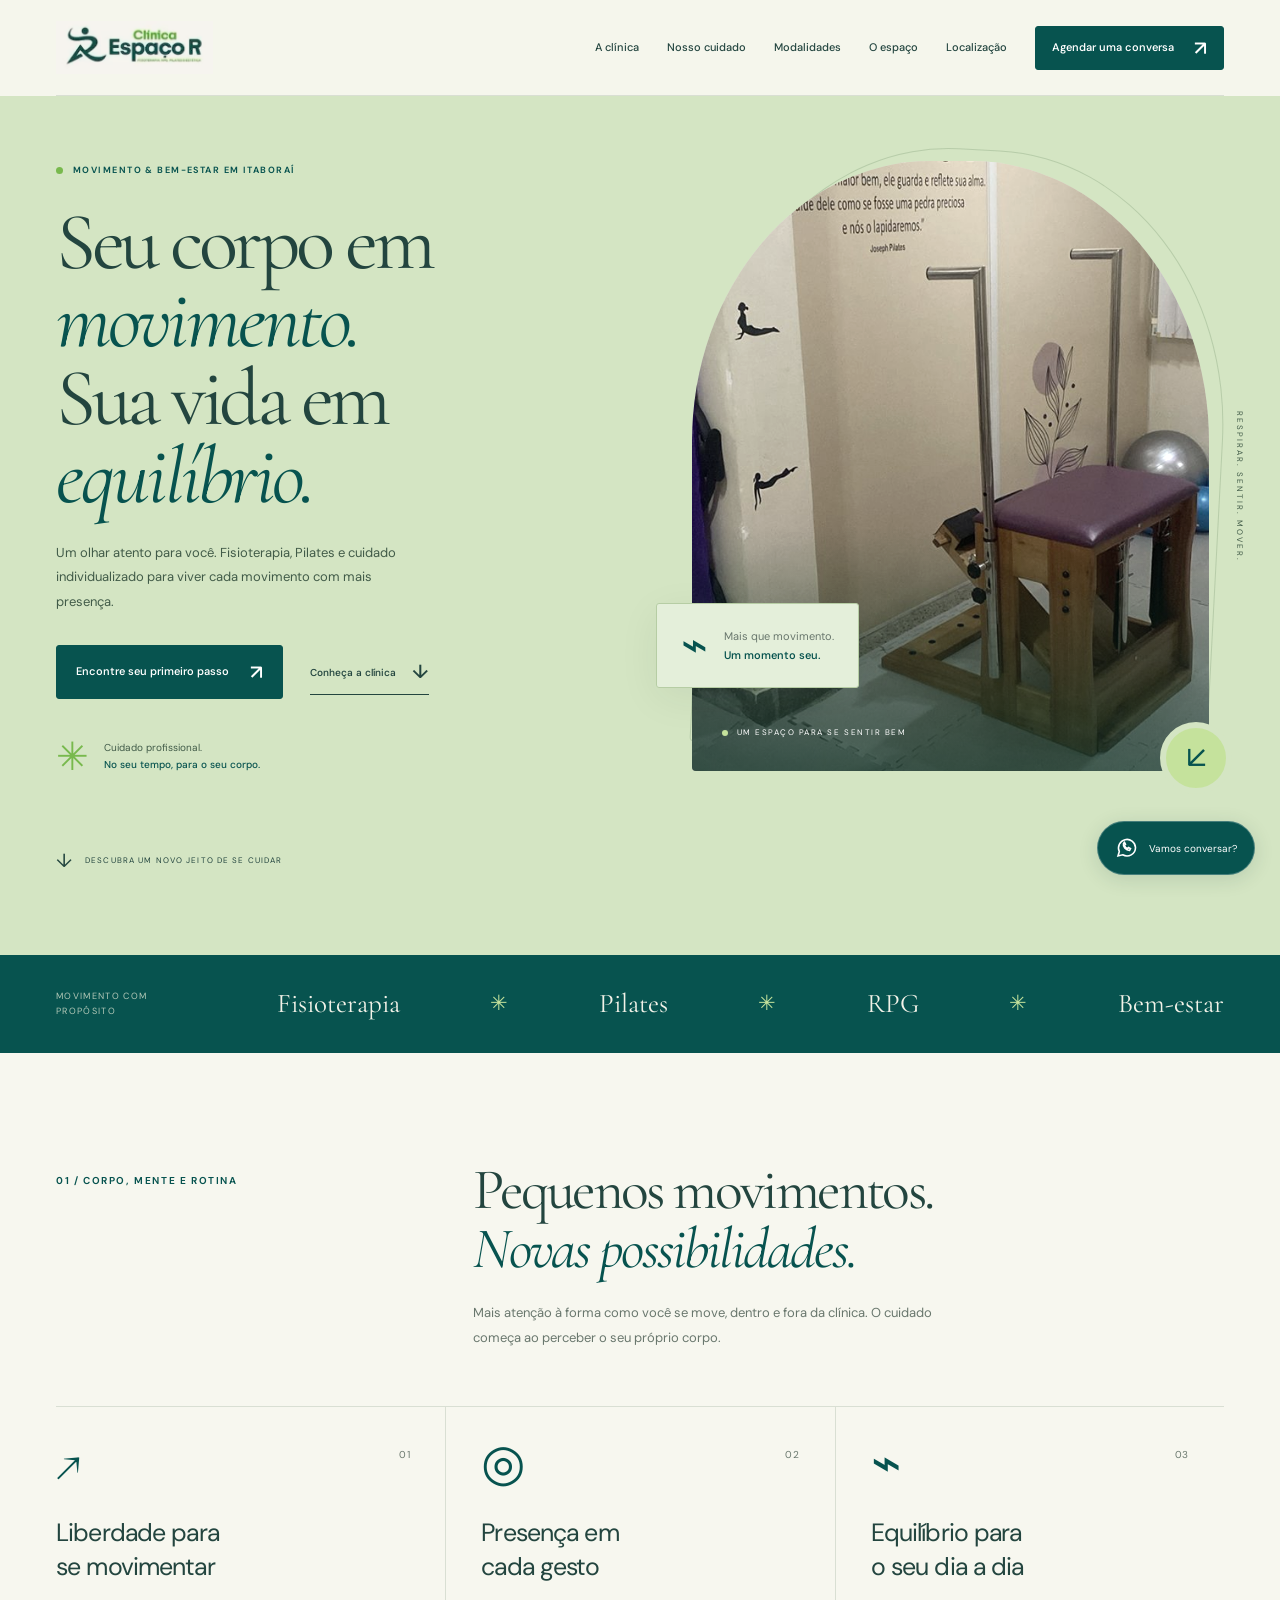
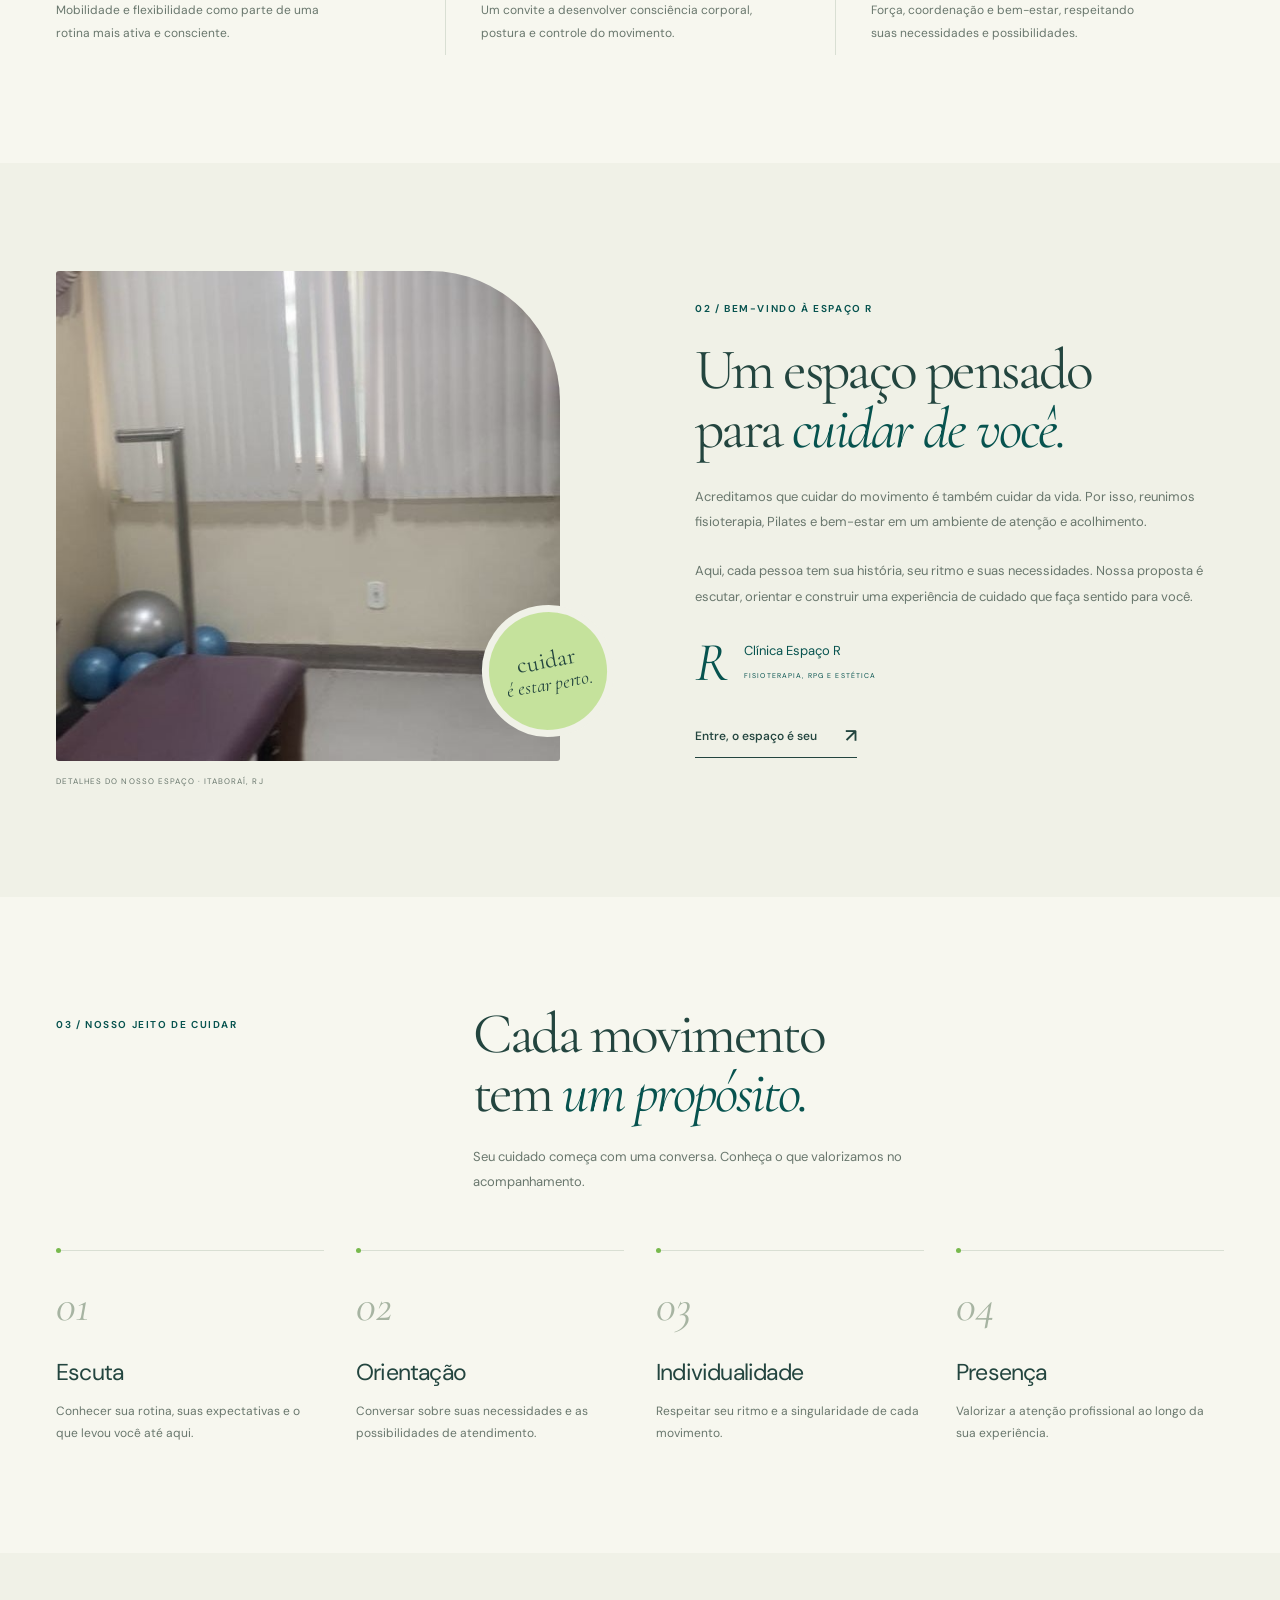
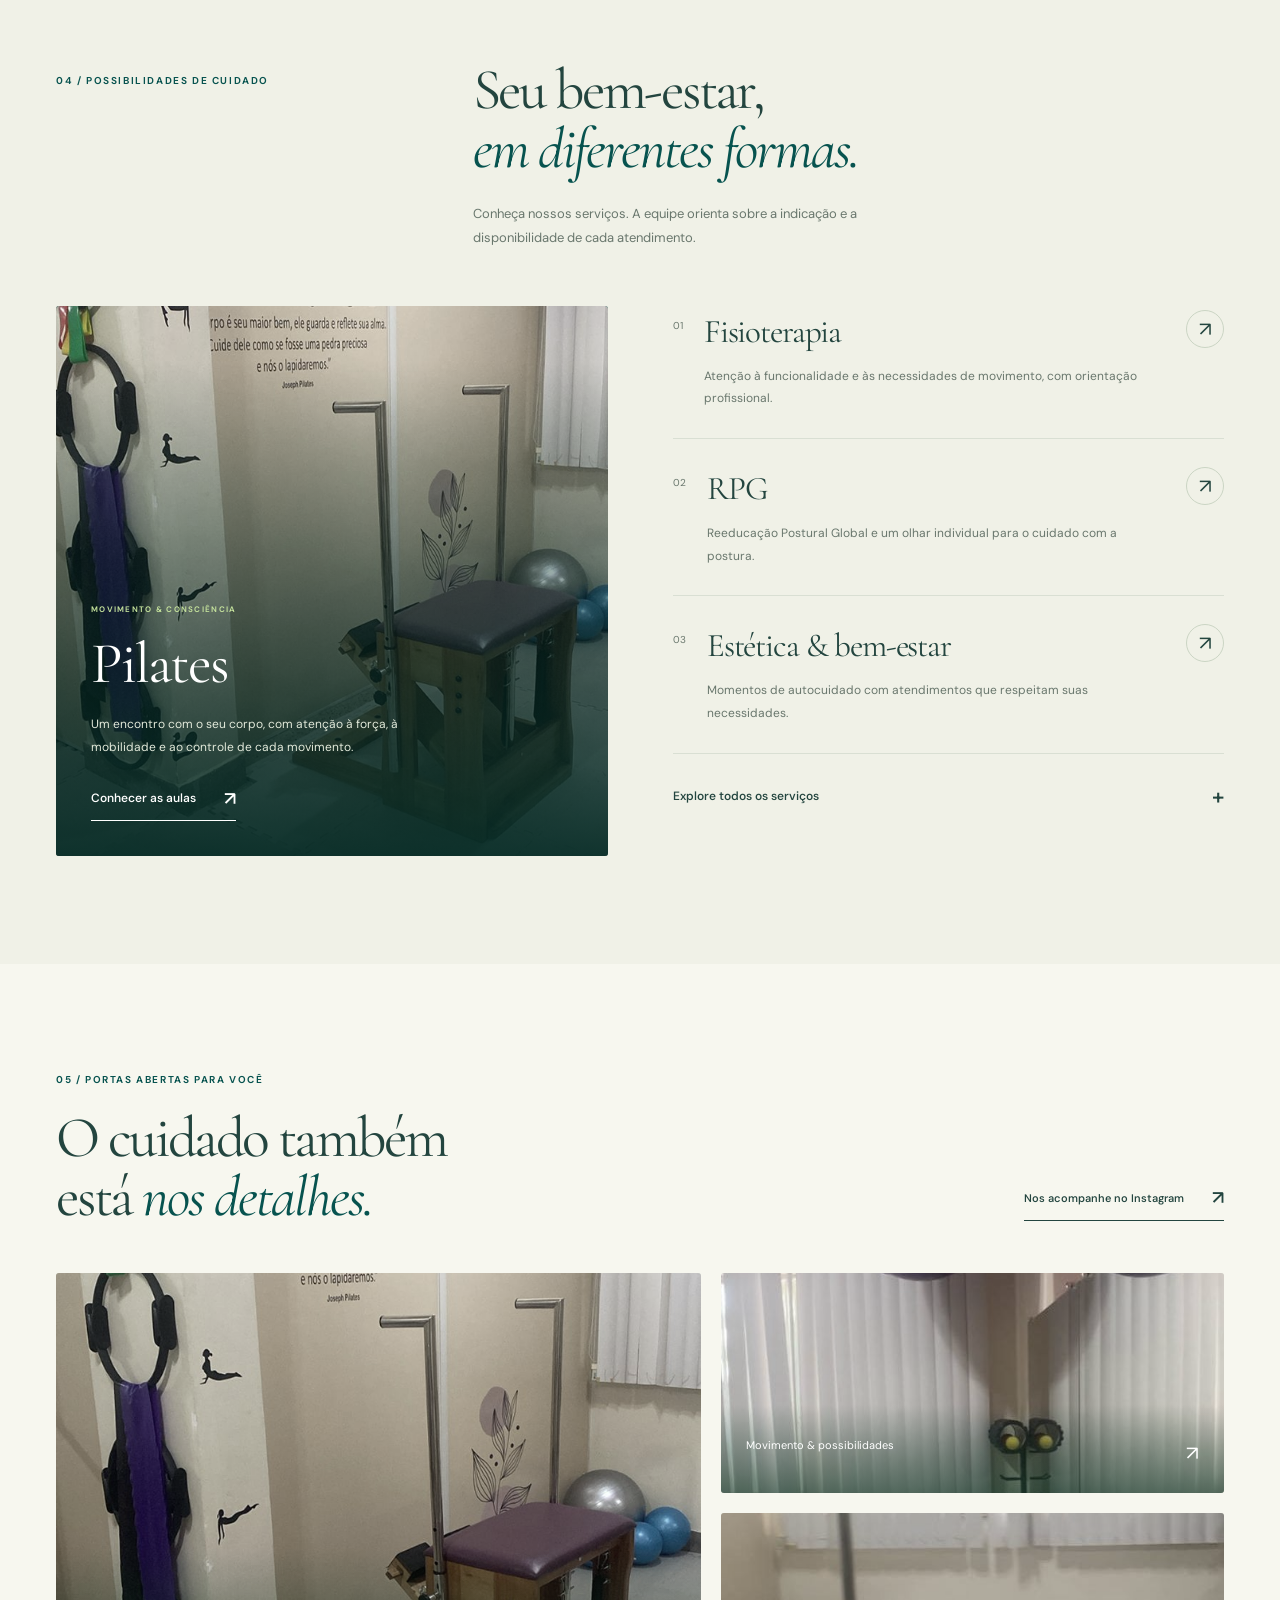
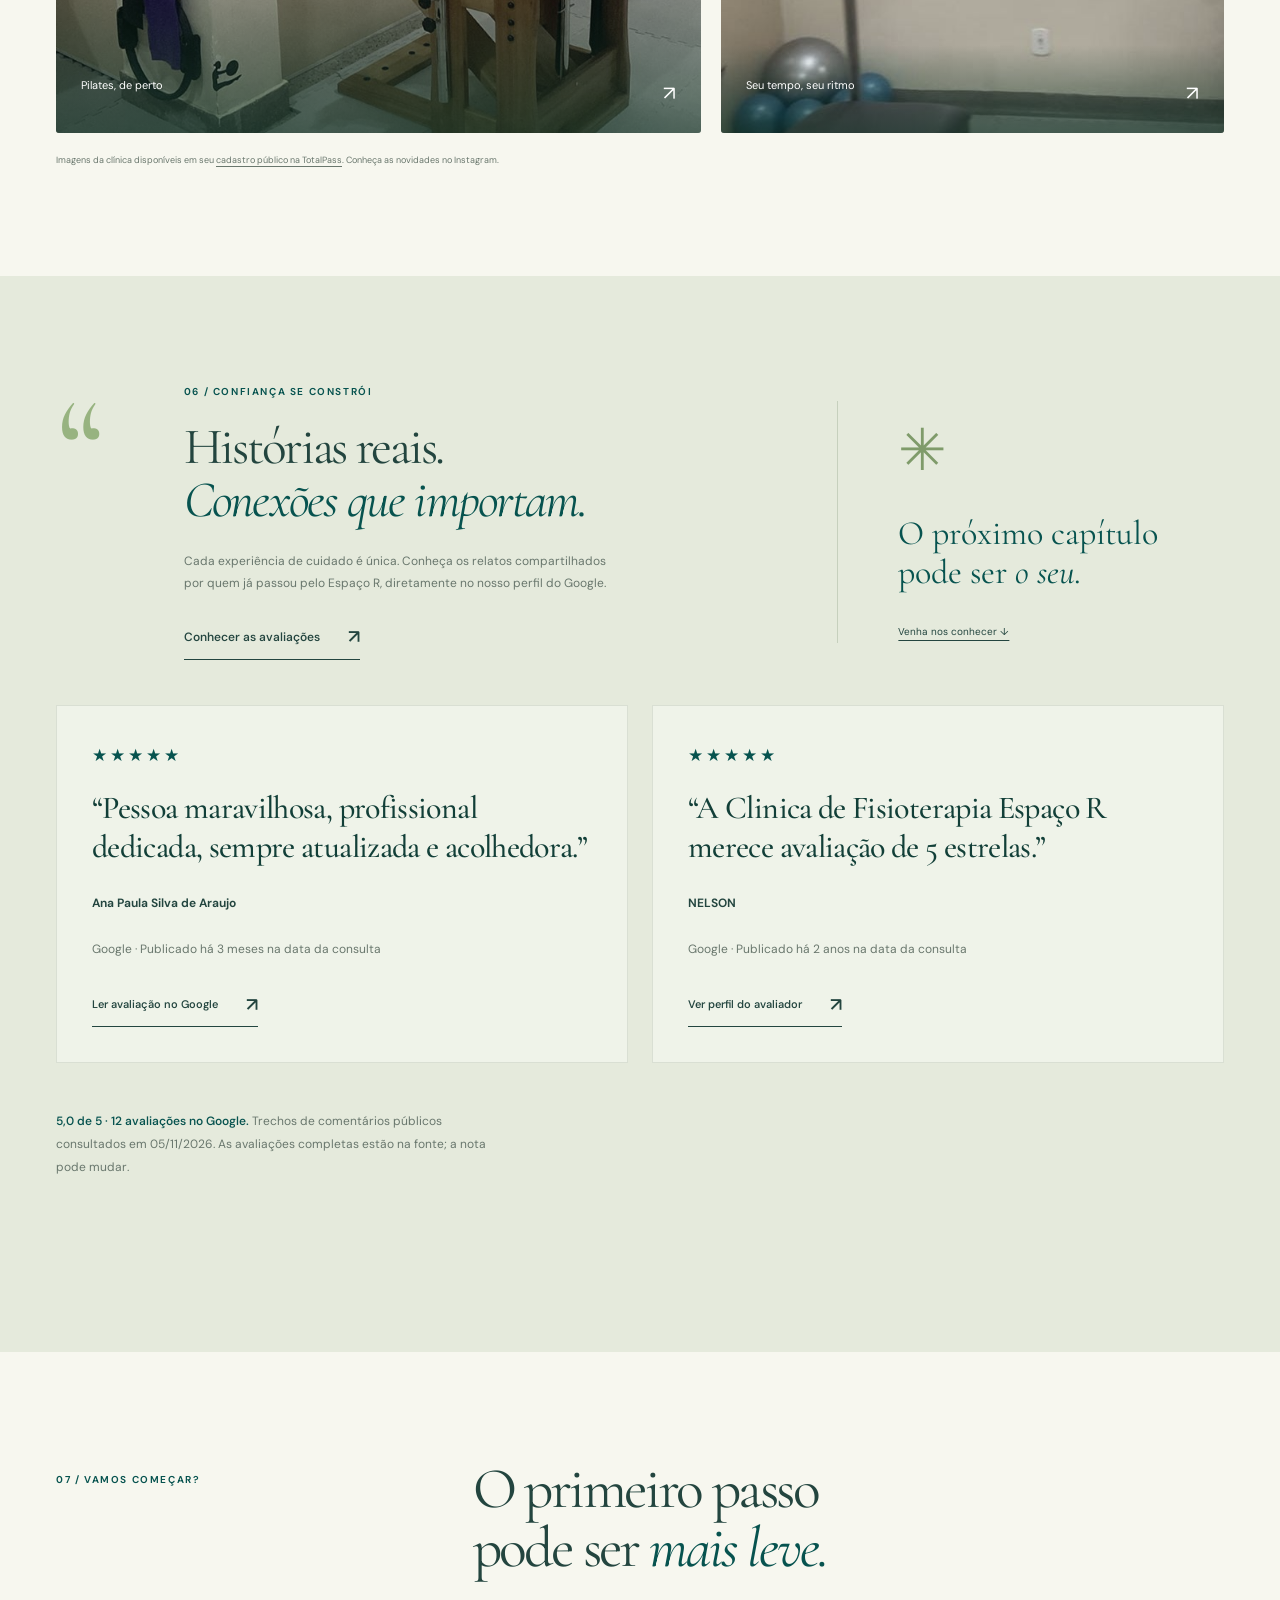
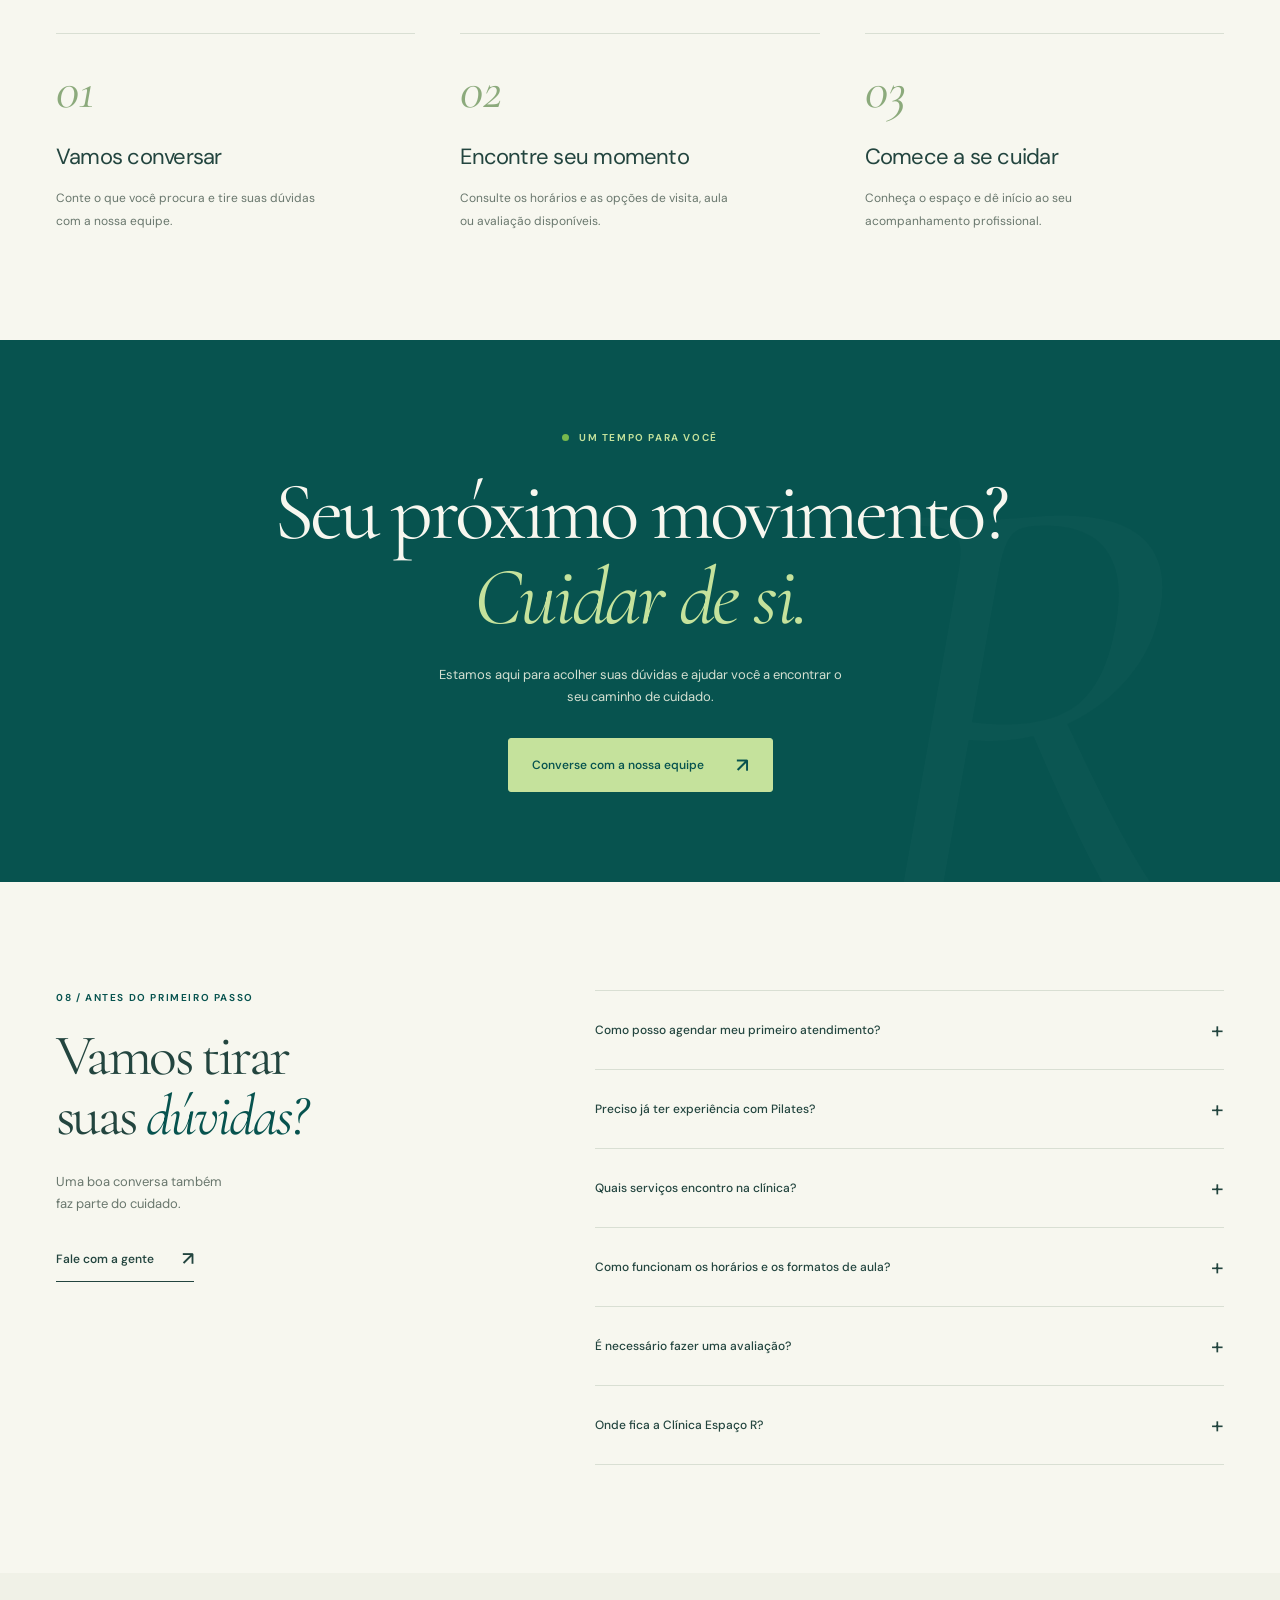
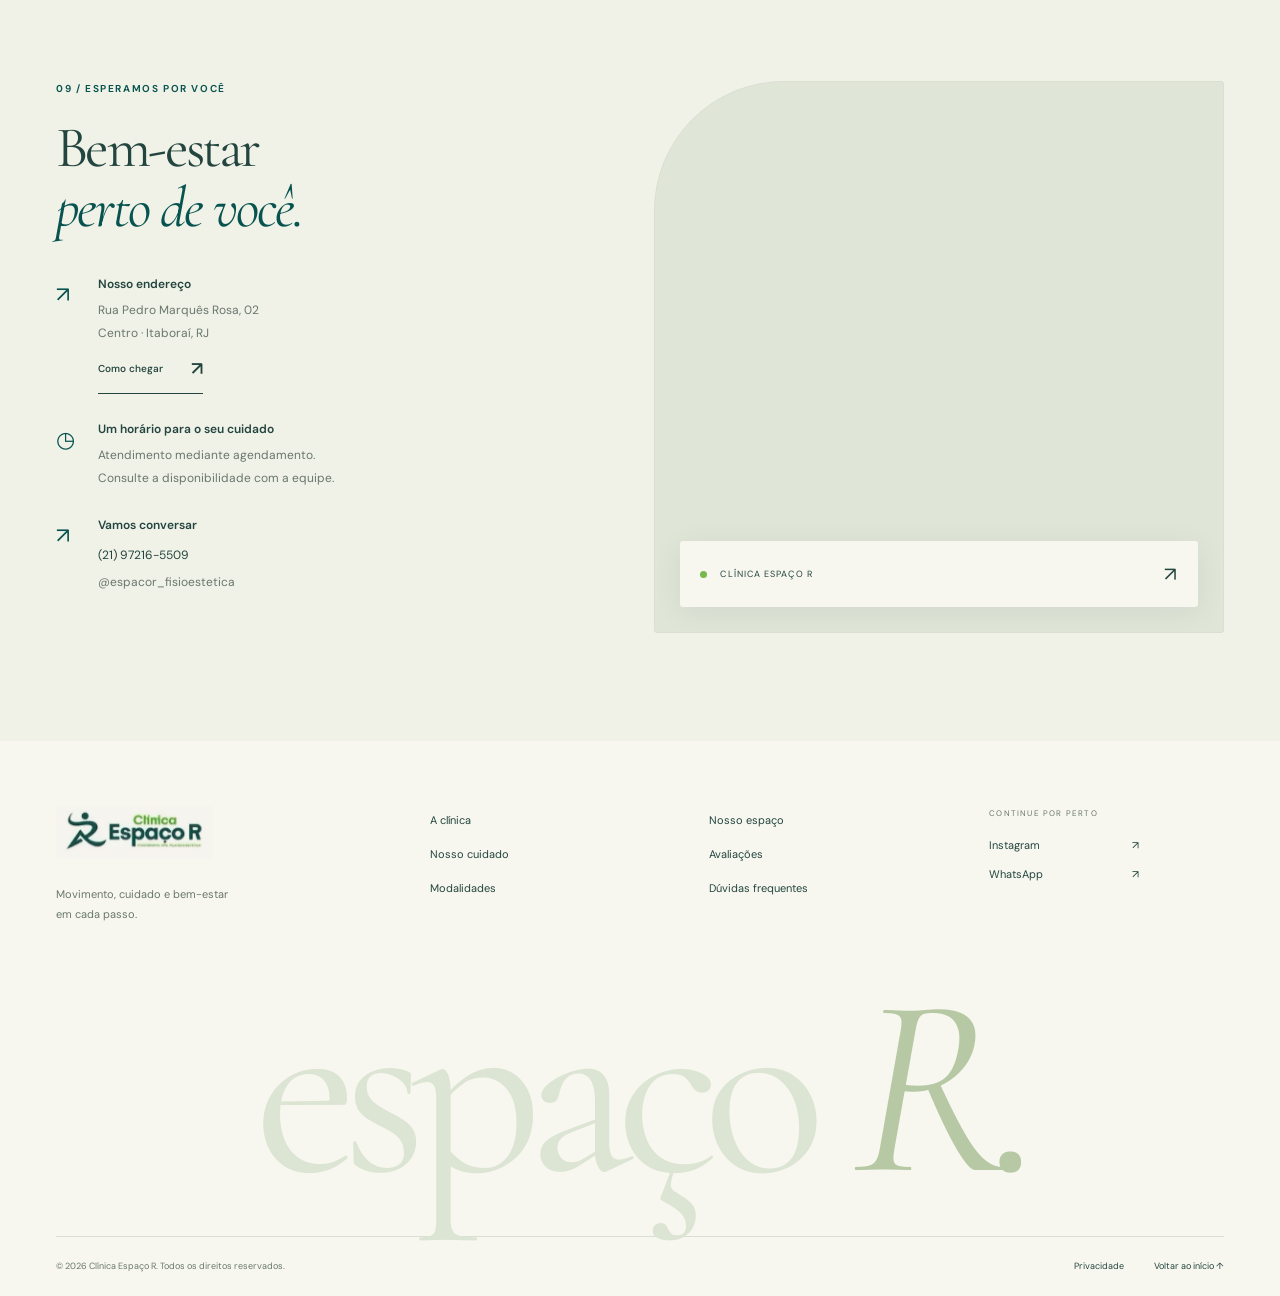
<file: index.html>
<!doctype html>
<html lang="pt-BR">
<head>
  <meta charset="utf-8">
  <meta name="viewport" content="width=device-width, initial-scale=1">
  <meta name="theme-color" content="#07534f">
  <title>Clínica Espaço R | Fisioterapia, Pilates e bem-estar em Itaboraí</title>
  <meta name="description" content="Um espaço para cuidar do seu movimento. Conheça a Clínica Espaço R, em Itaboraí: fisioterapia, Pilates, RPG, estética e cuidado individualizado.">
  <meta property="og:title" content="Clínica Espaço R — movimento, cuidado e bem-estar">
  <meta property="og:description" content="Seu corpo em movimento. Sua vida em equilíbrio. Conheça nosso espaço em Itaboraí e converse com a equipe.">
  <meta property="og:type" content="website">
  <meta property="og:locale" content="pt_BR">
  <link rel="icon" type="image/svg+xml" href="assets/icons/favicon.svg">
  <link rel="preconnect" href="https://fonts.googleapis.com">
  <link rel="preconnect" href="https://fonts.gstatic.com" crossorigin>
  <link href="https://fonts.googleapis.com/css2?family=Cormorant+Garamond:ital,wght@0,400;0,500;0,600;1,400;1,500&family=DM+Sans:wght@400;450;500;550;600;650;700&display=swap" rel="stylesheet">
  <link rel="preload" as="image" href="assets/images/clinica-4.jpg">
  <link rel="stylesheet" href="css/style.css">
  <link rel="stylesheet" href="css/animations.css">
  <link rel="stylesheet" href="css/responsive.css">
  <link rel="stylesheet" href="css/refinements.css">
  <script src="js/config.js" defer></script>
  <script src="js/main.js" defer></script>
  <script src="js/animations.js" defer></script>
  <script src="js/gallery.js" defer></script>
  <script src="js/webgl.js" defer></script>
  <noscript><style>.menu-toggle{display:none}.header{position:relative}.navigation{display:flex;position:static;flex-wrap:wrap;padding:0;border:0;box-shadow:none;max-height:none}.header-inner{height:auto;min-height:96px;flex-wrap:wrap;padding-block:14px}.hero{padding-top:45px}@media(max-width:767px){.navigation{flex-direction:row;gap:10px 18px}.navigation>a:not(.button){font-size:11px;padding:4px 0}.navigation .nav-cta{display:none}.header-inner{gap:10px}.hero{padding-top:30px}}</style></noscript>
  <script type="application/ld+json">{"@context":"https://schema.org","@type":"MedicalClinic","name":"Clínica Espaço R","telephone":"+55-21-97216-5509","sameAs":["https://www.instagram.com/espacor_fisioestetica/"],"address":{"@type":"PostalAddress","streetAddress":"Rua Pedro Marquês Rosa, 02","addressLocality":"Itaboraí","addressRegion":"RJ","postalCode":"24800-177","addressCountry":"BR"}}</script>
</head>
<body>
  <a class="skip-link" href="#conteudo">Pular para o conteúdo</a>
  <!-- 01 · Abertura progressiva, sem bloquear o conteúdo -->
  <div class="welcome" aria-hidden="true"><span>espaço <i>R</i></span><span class="welcome-line"></span></div>
  <!-- 02 · Navegação -->
  <header class="header" id="header">
    <div class="header-inner wrap">
      <a class="brand" href="#inicio" aria-label="Clínica Espaço R — início"><img src="assets/logo/logo-original.png" width="164" height="55" alt="Clínica Espaço R — Fisioterapia, RPG e Estética"></a>
      <button class="menu-toggle" aria-expanded="false" aria-controls="navigation" aria-label="Abrir menu"><span></span><span></span></button>
      <nav class="navigation" id="navigation" aria-label="Navegação principal">
        <a href="#sobre">A clínica</a><a href="#abordagem">Nosso cuidado</a><a href="#modalidades">Modalidades</a><a href="#espaco">O espaço</a><a href="#contato">Localização</a>
        <a class="button button-small nav-cta" href="https://wa.me/5521972165509" data-contact>Agendar uma conversa <span aria-hidden="true">↗</span></a>
      </nav>
    </div>
    <div class="scroll-progress" aria-hidden="true"></div>
  </header>
  <main id="conteudo">
    <!-- 03 · Hero -->
    <section class="hero wrap" id="inicio" aria-labelledby="hero-title">
      <canvas class="organic-canvas" id="organic-canvas" aria-hidden="true"></canvas>
      <div class="hero-copy">
        <p class="eyebrow"><span class="status-dot"></span> MOVIMENTO & BEM-ESTAR EM ITABORAÍ</p>
        <h1 id="hero-title">Seu corpo em<br><em>movimento.</em><br>Sua vida em<br><em>equilíbrio.</em></h1>
        <p class="hero-description">Um olhar atento para você. Fisioterapia, Pilates e cuidado individualizado para viver cada movimento com mais presença.</p>
        <div class="hero-actions"><a class="button" href="https://wa.me/5521972165509" data-contact>Encontre seu primeiro passo <span aria-hidden="true">↗</span></a><a class="text-link" href="#sobre">Conheça a clínica <span aria-hidden="true">↓</span></a></div>
        <div class="hero-footnote"><span class="line-flower" aria-hidden="true">✳</span><p>Cuidado profissional.<br><strong>No seu tempo, para o seu corpo.</strong></p></div>
      </div>
      <div class="hero-visual">
        <div class="hero-image-frame"><img class="hero-photo" src="assets/images/clinica-4.jpg" width="810" height="720" fetchpriority="high" alt="Aparelho de Pilates de madeira e acessórios na Clínica Espaço R"><div class="photo-shade"></div><span class="photo-label"><span></span> UM ESPAÇO PARA SE SENTIR BEM</span></div>
        <div class="orbit" aria-hidden="true"></div>
        <div class="hero-note"><span class="note-symbol" aria-hidden="true">⌁</span><p>Mais que movimento.<br><strong>Um momento seu.</strong></p></div>
        <span class="vertical-note" aria-hidden="true">RESPIRAR. SENTIR. MOVER.</span>
        <a class="circle-link" href="#modalidades" aria-label="Explorar modalidades"><span aria-hidden="true">↙</span></a>
      </div>
      <a class="scroll-hint" href="#essencia"><span aria-hidden="true">↓</span> DESCUBRA UM NOVO JEITO DE SE CUIDAR</a>
    </section>
    <!-- 04 · Essência -->
    <section class="essence" id="essencia" aria-label="Nossa essência"><div class="wrap essence-inner"><p>MOVIMENTO COM PROPÓSITO</p><span>Fisioterapia</span><i aria-hidden="true">✳</i><span>Pilates</span><i aria-hidden="true">✳</i><span>RPG</span><i aria-hidden="true">✳</i><span>Bem-estar</span></div></section>
    <!-- 05 · Benefícios -->
    <section class="section benefits wrap" id="beneficios">
      <div class="section-top reveal"><p class="eyebrow">01 / CORPO, MENTE E ROTINA</p><div><h2>Pequenos movimentos.<br><em>Novas possibilidades.</em></h2><p>Mais atenção à forma como você se move, dentro e fora da clínica. O cuidado começa ao perceber o seu próprio corpo.</p></div></div>
      <div class="benefit-grid"><article class="benefit reveal"><span class="benefit-icon" aria-hidden="true">↗</span><span class="item-number">01</span><h3>Liberdade para<br>se movimentar</h3><p>Mobilidade e flexibilidade como parte de uma rotina mais ativa e consciente.</p></article><article class="benefit reveal"><span class="benefit-icon" aria-hidden="true">◎</span><span class="item-number">02</span><h3>Presença em<br>cada gesto</h3><p>Um convite a desenvolver consciência corporal, postura e controle do movimento.</p></article><article class="benefit reveal"><span class="benefit-icon" aria-hidden="true">⌁</span><span class="item-number">03</span><h3>Equilíbrio para<br>o seu dia a dia</h3><p>Força, coordenação e bem-estar, respeitando suas necessidades e possibilidades.</p></article></div>
    </section>
    <!-- 06 · Sobre -->
    <section class="about section" id="sobre"><div class="wrap about-grid"><div class="about-visual reveal"><img src="assets/images/clinica-3.jpg" width="591" height="720" loading="lazy" alt="Ambiente da Clínica Espaço R com aparelho de Pilates e bolas de exercício"><span class="image-caption">DETALHES DO NOSSO ESPAÇO · ITABORAÍ, RJ</span><div class="small-seal" aria-hidden="true">cuidar<br><em>é estar perto.</em></div></div><div class="about-copy reveal"><p class="eyebrow">02 / BEM-VINDO À ESPAÇO R</p><h2>Um espaço pensado<br>para <em>cuidar de você.</em></h2><p>Acreditamos que cuidar do movimento é também cuidar da vida. Por isso, reunimos fisioterapia, Pilates e bem-estar em um ambiente de atenção e acolhimento.</p><p>Aqui, cada pessoa tem sua história, seu ritmo e suas necessidades. Nossa proposta é escutar, orientar e construir uma experiência de cuidado que faça sentido para você.</p><div class="about-signature"><span aria-hidden="true">R</span><p>Clínica Espaço R<br><small>FISIOTERAPIA, RPG E ESTÉTICA</small></p></div><a class="text-link" href="#espaco">Entre, o espaço é seu <span aria-hidden="true">↗</span></a></div></div></section>
    <!-- 07 · Abordagem -->
    <section class="section approach wrap" id="abordagem"><div class="section-top reveal"><p class="eyebrow">03 / NOSSO JEITO DE CUIDAR</p><div><h2>Cada movimento<br>tem <em>um propósito.</em></h2><p>Seu cuidado começa com uma conversa. Conheça o que valorizamos no acompanhamento.</p></div></div><div class="approach-grid"><article class="reveal"><span>01</span><h3>Escuta</h3><p>Conhecer sua rotina, suas expectativas e o que levou você até aqui.</p></article><article class="reveal"><span>02</span><h3>Orientação</h3><p>Conversar sobre suas necessidades e as possibilidades de atendimento.</p></article><article class="reveal"><span>03</span><h3>Individualidade</h3><p>Respeitar seu ritmo e a singularidade de cada movimento.</p></article><article class="reveal"><span>04</span><h3>Presença</h3><p>Valorizar a atenção profissional ao longo da sua experiência.</p></article></div></section>
    <!-- 08 · Modalidades -->
    <section class="modalities section" id="modalidades"><div class="wrap"><div class="section-top reveal"><p class="eyebrow">04 / POSSIBILIDADES DE CUIDADO</p><div><h2>Seu bem-estar,<br><em>em diferentes formas.</em></h2><p>Conheça nossos serviços. A equipe orienta sobre a indicação e a disponibilidade de cada atendimento.</p></div></div><div class="modality-grid"><article class="modality-feature reveal"><img src="assets/images/clinica-4.jpg" width="810" height="720" loading="lazy" alt="Equipamento de Pilates da Clínica Espaço R"><div><span class="eyebrow">MOVIMENTO & CONSCIÊNCIA</span><h3>Pilates</h3><p>Um encontro com o seu corpo, com atenção à força, à mobilidade e ao controle de cada movimento.</p><a class="text-link light" href="https://wa.me/5521972165509" data-contact data-service="Pilates">Conhecer as aulas <span aria-hidden="true">↗</span></a></div></article><div class="modality-list"><article class="reveal"><span class="item-number">01</span><div><h3>Fisioterapia</h3><p>Atenção à funcionalidade e às necessidades de movimento, com orientação profissional.</p></div><a href="https://wa.me/5521972165509" data-contact data-service="Fisioterapia" aria-label="Conversar sobre fisioterapia">↗</a></article><article class="reveal"><span class="item-number">02</span><div><h3>RPG</h3><p>Reeducação Postural Global e um olhar individual para o cuidado com a postura.</p></div><a href="https://wa.me/5521972165509" data-contact data-service="RPG" aria-label="Conversar sobre RPG">↗</a></article><article class="reveal"><span class="item-number">03</span><div><h3>Estética & bem-estar</h3><p>Momentos de autocuidado com atendimentos que respeitam suas necessidades.</p></div><a href="https://wa.me/5521972165509" data-contact data-service="Estética" aria-label="Conversar sobre estética">↗</a></article><details class="all-services"><summary>Explore todos os serviços <span aria-hidden="true">+</span></summary><ul><li>Ozonioterapia</li><li>Massagem relaxante</li><li>Massagem terapêutica</li><li>Ventosaterapia</li><li>Dry needling</li><li>Suplementação</li><li>Emagrecimento</li><li>Drenagem linfática</li><li>Cone hindu</li><li>Limpeza de pele</li></ul><p>Consulte a equipe sobre indicação, profissionais responsáveis e disponibilidade.</p></details></div></div></div></section>
    <!-- 09 · Galeria -->
    <section class="section gallery-section wrap" id="espaco"><div class="gallery-heading reveal"><div><p class="eyebrow">05 / PORTAS ABERTAS PARA VOCÊ</p><h2>O cuidado também<br>está <em>nos detalhes.</em></h2></div><a class="text-link" href="https://www.instagram.com/espacor_fisioestetica/" target="_blank" rel="noopener noreferrer">Nos acompanhe no Instagram <span aria-hidden="true">↗</span></a></div><div class="gallery"><a class="gallery-item gallery-tall reveal" href="assets/images/clinica-4.jpg" data-gallery data-title="Nosso espaço de Pilates" data-description="Aparelho de Pilates e acessórios da Clínica Espaço R. Fotografia do cadastro público da clínica na TotalPass."><img src="assets/images/clinica-4.jpg" width="810" height="720" loading="lazy" alt="Aparelho de Pilates com acabamento em madeira e estofado roxo"><span>Pilates, de perto <i aria-hidden="true">↗</i></span></a><a class="gallery-item reveal" href="assets/images/clinica-2.jpg" data-gallery data-title="Cada detalhe, um cuidado" data-description="Acessórios e ambiente da clínica. Fotografia do cadastro público da clínica na TotalPass."><img src="assets/images/clinica-2.jpg" width="591" height="720" loading="lazy" alt="Bolas, pesos e espelhos da sala de exercícios"><span>Movimento & possibilidades <i aria-hidden="true">↗</i></span></a><a class="gallery-item reveal" href="assets/images/clinica-3.jpg" data-gallery data-title="Um momento para você" data-description="Ambiente de atendimento da Clínica Espaço R. Fotografia do cadastro público da clínica na TotalPass."><img src="assets/images/clinica-3.jpg" width="591" height="720" loading="lazy" alt="Espaço com equipamento de Pilates, bolas e iluminação natural"><span>Seu tempo, seu ritmo <i aria-hidden="true">↗</i></span></a></div><p class="gallery-source">Imagens da clínica disponíveis em seu <a href="https://totalpass.com/br/academias/clinica-espaco-r/" target="_blank" rel="noopener noreferrer">cadastro público na TotalPass</a>. Conheça as novidades no Instagram.</p><div class="tour-block" id="tour-block" hidden><p class="eyebrow">UM NOVO PONTO DE VISTA</p><h3>Explore nosso espaço em 360°</h3><a class="text-link" id="tour-link" target="_blank" rel="noopener noreferrer">Abrir experiência <span aria-hidden="true">↗</span></a></div></section>
    <!-- 10 · Avaliações reais, na fonte -->
    <section class="reviews section" id="avaliacoes"><div class="wrap reviews-inner reveal"><span class="quote-mark" aria-hidden="true">“</span><div><p class="eyebrow">06 / CONFIANÇA SE CONSTRÓI</p><h2>Histórias reais.<br><em>Conexões que importam.</em></h2><p>Cada experiência de cuidado é única. Conheça os relatos compartilhados por quem já passou pelo Espaço R, diretamente no nosso perfil do Google.</p><a class="text-link" href="https://maps.app.goo.gl/UWZRt281mYaTSqfA6" target="_blank" rel="noopener noreferrer">Conhecer as avaliações <span aria-hidden="true">↗</span></a></div><div class="review-aside"><span aria-hidden="true">✳</span><p>O próximo capítulo<br>pode ser <em>o seu.</em></p><a href="#primeiro-passo">Venha nos conhecer ↓</a></div></div>
    <div class="review-cards wrap" aria-label="Trechos de avaliações no Google">
      <article class="review-card"><div class="review-stars" aria-label="5 de 5 estrelas">★★★★★</div><blockquote>“Pessoa maravilhosa, profissional dedicada, sempre atualizada e acolhedora.”</blockquote><p class="review-author">Ana Paula Silva de Araujo</p><p class="review-meta">Google · Publicado há 3 meses na data da consulta</p><a class="text-link" href="https://maps.app.goo.gl/UWZRt281mYaTSqfA6" target="_blank" rel="noopener noreferrer">Ler avaliação no Google <span aria-hidden="true">↗</span></a></article>
      <article class="review-card"><div class="review-stars" aria-label="5 de 5 estrelas">★★★★★</div><blockquote>“A Clinica de Fisioterapia Espaço R merece avaliação de 5 estrelas.”</blockquote><p class="review-author">NELSON</p><p class="review-meta">Google · Publicado há 2 anos na data da consulta</p><a class="text-link" href="https://www.google.com/maps/contrib/109256320220533435325?hl=pt-BR" target="_blank" rel="noopener noreferrer">Ver perfil do avaliador <span aria-hidden="true">↗</span></a></article>
      <p class="reviews-source"><strong>5,0 de 5 · 12 avaliações no Google.</strong> Trechos de comentários públicos consultados em 05/11/2026. As avaliações completas estão na fonte; a nota pode mudar.</p>
    </div></section>
    <!-- 11 · Como começar -->
    <section class="section first-step wrap" id="primeiro-passo"><div class="section-top reveal"><p class="eyebrow">07 / VAMOS COMEÇAR?</p><div><h2>O primeiro passo<br>pode ser <em>mais leve.</em></h2></div></div><div class="steps"><article class="reveal"><span>01</span><h3>Vamos conversar</h3><p>Conte o que você procura e tire suas dúvidas com a nossa equipe.</p></article><article class="reveal"><span>02</span><h3>Encontre seu momento</h3><p>Consulte os horários e as opções de visita, aula ou avaliação disponíveis.</p></article><article class="reveal"><span>03</span><h3>Comece a se cuidar</h3><p>Conheça o espaço e dê início ao seu acompanhamento profissional.</p></article></div></section>
    <!-- 12 · Convite -->
    <section class="invitation" aria-labelledby="invitation-title"><div class="wrap invitation-inner reveal"><p class="eyebrow"><span class="status-dot"></span> UM TEMPO PARA VOCÊ</p><h2 id="invitation-title">Seu próximo movimento?<br><em>Cuidar de si.</em></h2><p>Estamos aqui para acolher suas dúvidas e ajudar você a encontrar o seu caminho de cuidado.</p><a class="button button-lime" href="https://wa.me/5521972165509" data-contact>Converse com a nossa equipe <span aria-hidden="true">↗</span></a><span class="invitation-art" aria-hidden="true">R</span></div></section>
    <!-- 13 · FAQ -->
    <section class="section faq wrap" id="duvidas"><div class="reveal"><p class="eyebrow">08 / ANTES DO PRIMEIRO PASSO</p><h2>Vamos tirar<br>suas <em>dúvidas?</em></h2><p>Uma boa conversa também<br>faz parte do cuidado.</p><a class="text-link" href="https://wa.me/5521972165509" data-contact>Fale com a gente <span aria-hidden="true">↗</span></a></div><div class="faq-list reveal"><details><summary>Como posso agendar meu primeiro atendimento?<span aria-hidden="true">+</span></summary><p>Converse com a equipe pelo WhatsApp ou pelo Instagram. Informe o atendimento que procura e sua disponibilidade para consultar as opções de agendamento.</p></details><details><summary>Preciso já ter experiência com Pilates?<span aria-hidden="true">+</span></summary><p>Conte à equipe se será sua primeira experiência. Ela pode orientar você sobre como começar e sobre a necessidade de uma avaliação inicial.</p></details><details><summary>Quais serviços encontro na clínica?<span aria-hidden="true">+</span></summary><p>Entre os serviços divulgados pela clínica estão fisioterapia, RPG, Pilates, estética e massagens. Consulte a seção de modalidades e converse com a equipe sobre indicação e disponibilidade.</p></details><details><summary>Como funcionam os horários e os formatos de aula?<span aria-hidden="true">+</span></summary><p>O atendimento é realizado mediante agendamento. Horários, valores e formatos de aula devem ser confirmados diretamente com a equipe, conforme a modalidade desejada.</p></details><details><summary>É necessário fazer uma avaliação?<span aria-hidden="true">+</span></summary><p>Informe sua necessidade no primeiro contato. A equipe esclarece o procedimento adequado para iniciar o acompanhamento e se uma avaliação é necessária para o atendimento solicitado.</p></details><details><summary>Onde fica a Clínica Espaço R?<span aria-hidden="true">+</span></summary><p>Estamos no Centro de Itaboraí, RJ. Utilize o link oficial do Google Maps na seção de localização e confirme com a equipe o endereço antes da sua visita.</p></details></div></section>
    <!-- 14 · Localização -->
    <section class="location section" id="contato"><div class="wrap location-grid"><div class="reveal"><p class="eyebrow">09 / ESPERAMOS POR VOCÊ</p><h2>Bem-estar<br><em>perto de você.</em></h2><div class="contact-row"><span aria-hidden="true">↗</span><div><h3>Nosso endereço</h3><p>Rua Pedro Marquês Rosa, 02<br>Centro · Itaboraí, RJ</p><a class="text-link" href="https://maps.app.goo.gl/UWZRt281mYaTSqfA6" target="_blank" rel="noopener noreferrer">Como chegar <span aria-hidden="true">↗</span></a></div></div><div class="contact-row"><span aria-hidden="true">◷</span><div><h3>Um horário para o seu cuidado</h3><p>Atendimento mediante agendamento.<br>Consulte a disponibilidade com a equipe.</p></div></div><div class="contact-row"><span aria-hidden="true">↗</span><div><h3>Vamos conversar</h3><a href="https://wa.me/5521972165509" data-contact>(21) 97216-5509</a><a class="instagram-handle" href="https://www.instagram.com/espacor_fisioestetica/" target="_blank" rel="noopener noreferrer">@espacor_fisioestetica</a></div></div></div><div class="location-map reveal"><iframe title="Mapa da Clínica Espaço R em Itaboraí" src="https://maps.google.com/maps?q=Espa%C3%A7o%20R%20Rua%20Pedro%20Marqu%C3%AAs%20Rosa%2002%20Itabora%C3%AD&t=&z=16&ie=UTF8&iwloc=&output=embed" width="600" height="640" loading="lazy" referrerpolicy="no-referrer-when-downgrade" allowfullscreen></iframe><a class="map-label" href="https://maps.app.goo.gl/UWZRt281mYaTSqfA6" target="_blank" rel="noopener noreferrer"><span class="status-dot"></span> CLÍNICA ESPAÇO R <span aria-hidden="true">↗</span></a></div></div></section>
  </main>
  <!-- 15 · Rodapé -->
  <footer class="footer"><div class="wrap"><div class="footer-top"><div><a class="brand" href="#inicio"><img src="assets/logo/logo-original.png" width="164" height="55" alt="Clínica Espaço R"></a><p>Movimento, cuidado e bem-estar<br>em cada passo.</p></div><nav aria-label="Navegação do rodapé"><a href="#sobre">A clínica</a><a href="#abordagem">Nosso cuidado</a><a href="#modalidades">Modalidades</a></nav><nav aria-label="Mais informações"><a href="#espaco">Nosso espaço</a><a href="#avaliacoes">Avaliações</a><a href="#duvidas">Dúvidas frequentes</a></nav><div class="footer-social"><p>CONTINUE POR PERTO</p><a href="https://www.instagram.com/espacor_fisioestetica/" target="_blank" rel="noopener noreferrer">Instagram <span aria-hidden="true">↗</span></a><a href="https://wa.me/5521972165509" data-contact>WhatsApp <span aria-hidden="true">↗</span></a></div></div><p class="footer-wordmark" aria-hidden="true">espaço <em>R.</em></p><div class="footer-bottom"><p>© <span id="year">2026</span> Clínica Espaço R. Todos os direitos reservados.</p><a href="privacidade.html">Privacidade</a><a href="#inicio">Voltar ao início ↑</a></div></div></footer>
  <a class="floating-contact" href="https://wa.me/5521972165509" data-contact aria-label="Conversar com a Clínica Espaço R no WhatsApp"><svg width="24" height="24" viewBox="0 0 24 24" fill="none" stroke="currentColor" stroke-width="1.6" aria-hidden="true"><path d="M20.5 11.5a8.5 8.5 0 0 1-12.8 7.3L3 20l1.3-4.5a8.5 8.5 0 1 1 16.2-4Z"/><path d="M8.5 7.5c-.8 3.4 2.6 7 6 7l1-2-2-1-.8 1c-1.5-.4-2.8-1.7-3.2-3.1l1-1-1-2Z"/></svg><span>Vamos conversar?</span></a>
  <dialog class="lightbox" id="lightbox" aria-labelledby="lightbox-title"><div class="lightbox-top"><span id="lightbox-count" aria-live="polite"></span><button class="icon-button" id="lightbox-close" aria-label="Fechar galeria">✕</button></div><img id="lightbox-image" width="810" height="720" alt=""><div class="lightbox-bottom"><button class="icon-button" id="lightbox-prev" aria-label="Imagem anterior">←</button><div><h2 id="lightbox-title"></h2><p id="lightbox-description"></p></div><button class="icon-button" id="lightbox-next" aria-label="Próxima imagem">→</button></div></dialog>
</body>
</html>
</file>
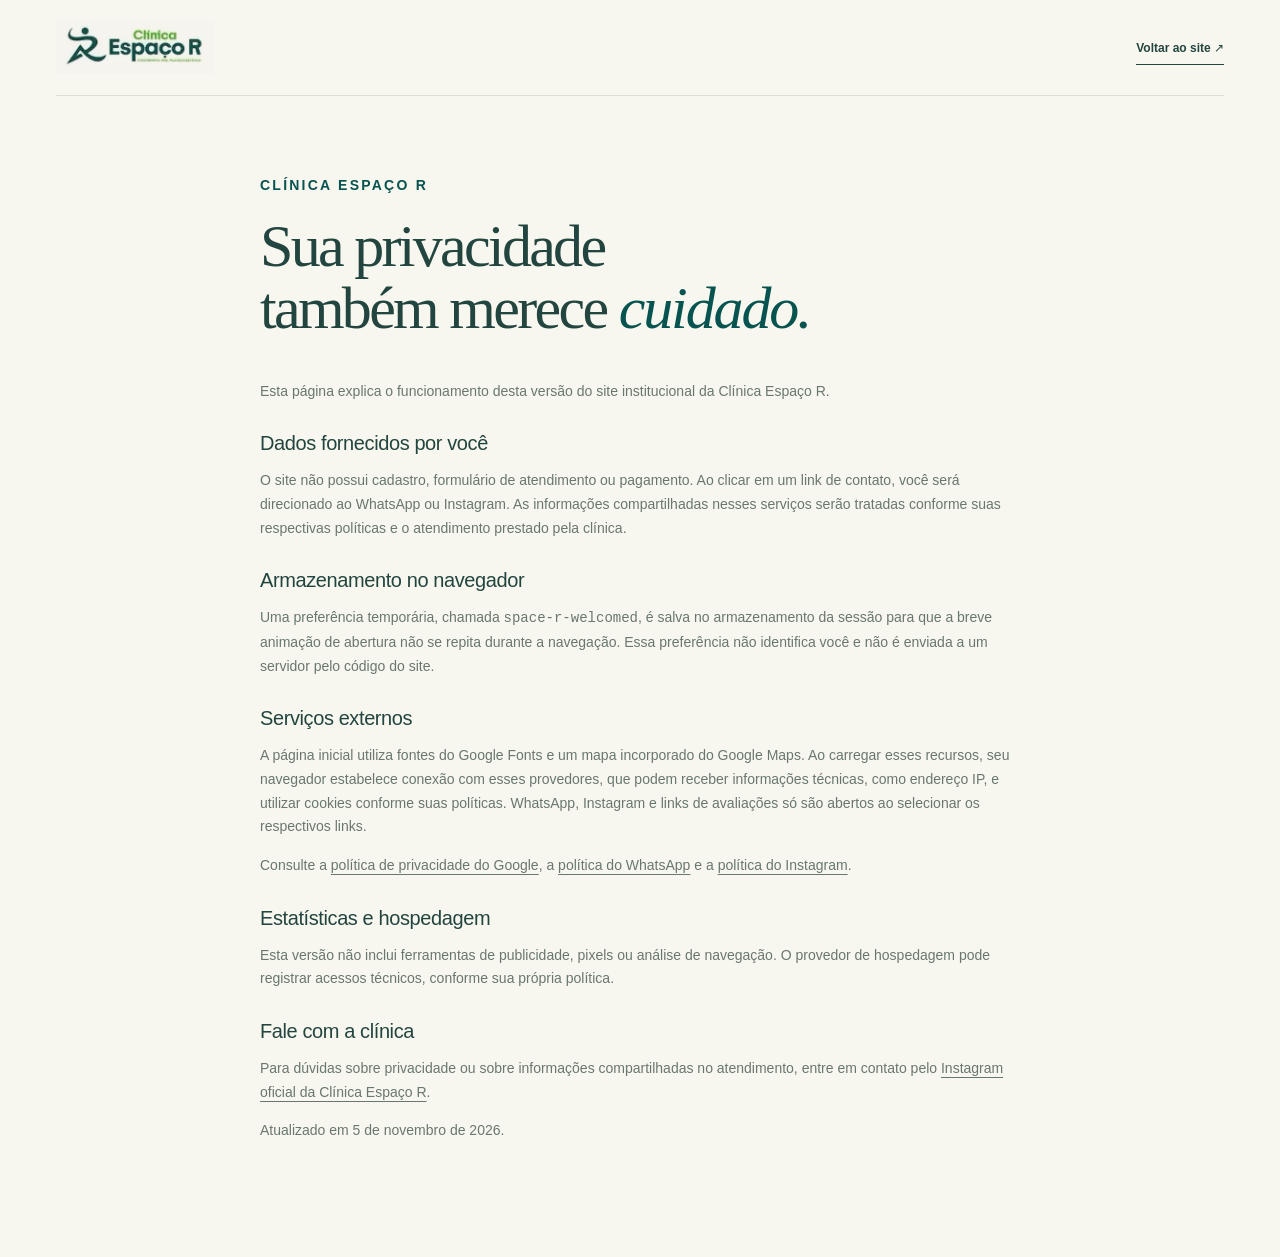
<file: privacidade.html>
<!doctype html>
<html lang="pt-BR"><head><meta charset="utf-8"><meta name="viewport" content="width=device-width,initial-scale=1"><meta name="theme-color" content="#07534f"><title>Privacidade | Clínica Espaço R</title><meta name="description" content="Informações sobre privacidade e serviços externos no site da Clínica Espaço R."><link rel="icon" href="assets/icons/favicon.svg" type="image/svg+xml"><link rel="stylesheet" href="css/style.css"><link rel="stylesheet" href="css/responsive.css"></head><body><header class="header"><div class="header-inner wrap"><a class="brand" href="index.html"><img src="assets/logo/logo-original.png" width="164" height="55" alt="Clínica Espaço R"></a><a class="text-link" href="index.html">Voltar ao site ↗</a></div></header><main class="privacy-page wrap"><p class="eyebrow">CLÍNICA ESPAÇO R</p><h1>Sua privacidade<br>também merece <em>cuidado.</em></h1><p>Esta página explica o funcionamento desta versão do site institucional da Clínica Espaço R.</p><h2>Dados fornecidos por você</h2><p>O site não possui cadastro, formulário de atendimento ou pagamento. Ao clicar em um link de contato, você será direcionado ao WhatsApp ou Instagram. As informações compartilhadas nesses serviços serão tratadas conforme suas respectivas políticas e o atendimento prestado pela clínica.</p><h2>Armazenamento no navegador</h2><p>Uma preferência temporária, chamada <code>space-r-welcomed</code>, é salva no armazenamento da sessão para que a breve animação de abertura não se repita durante a navegação. Essa preferência não identifica você e não é enviada a um servidor pelo código do site.</p><h2>Serviços externos</h2><p>A página inicial utiliza fontes do Google Fonts e um mapa incorporado do Google Maps. Ao carregar esses recursos, seu navegador estabelece conexão com esses provedores, que podem receber informações técnicas, como endereço IP, e utilizar cookies conforme suas políticas. WhatsApp, Instagram e links de avaliações só são abertos ao selecionar os respectivos links.</p><p>Consulte a <a href="https://policies.google.com/privacy" target="_blank" rel="noopener noreferrer">política de privacidade do Google</a>, a <a href="https://www.whatsapp.com/legal/privacy-policy" target="_blank" rel="noopener noreferrer">política do WhatsApp</a> e a <a href="https://privacycenter.instagram.com/policy/" target="_blank" rel="noopener noreferrer">política do Instagram</a>.</p><h2>Estatísticas e hospedagem</h2><p>Esta versão não inclui ferramentas de publicidade, pixels ou análise de navegação. O provedor de hospedagem pode registrar acessos técnicos, conforme sua própria política.</p><h2>Fale com a clínica</h2><p>Para dúvidas sobre privacidade ou sobre informações compartilhadas no atendimento, entre em contato pelo <a href="https://www.instagram.com/espacor_fisioestetica/" target="_blank" rel="noopener noreferrer">Instagram oficial da Clínica Espaço R</a>.</p><p>Atualizado em 5 de novembro de 2026.</p></main></body></html>
</file>
<file: css/style.css>
:root{--green:#07534f;--green-dark:#123f38;--leaf:#78b94d;--lime:#c5e29c;--cream:#f7f7ef;--paper:#f0f1e7;--sage:#dfe5d7;--ink:#23453f;--muted:#69776d;--line:#d9dfd3;--serif:'Cormorant Garamond',Georgia,serif;--sans:'DM Sans',Arial,sans-serif;--wrap:1280px;--hero-green:#d4e5c3}
*,*::before,*::after{box-sizing:border-box}html{scroll-behavior:smooth;scroll-padding-top:110px}body{margin:0;background:var(--cream);color:var(--ink);font:16px/1.7 var(--sans);-webkit-font-smoothing:antialiased}body.modal-open{overflow:hidden}::selection{color:var(--green-dark);background:var(--lime)}a{color:inherit;text-decoration:none}button,input{font:inherit}button,a,summary{-webkit-tap-highlight-color:transparent}button{cursor:pointer}img{display:block;max-width:100%;height:auto}button{color:inherit}h1,h2,h3,p,figure{margin:0}h1,h2,h3{font-weight:400}h1,h2{font-family:var(--serif);line-height:1.03;letter-spacing:-.045em}h2{font-size:clamp(42px,4.5vw,66px)}h2 em,h1 em{font-weight:400;color:var(--green);letter-spacing:-.035em}h3{font-size:23px;line-height:1.35;letter-spacing:-.035em}p{color:var(--muted)}a:focus-visible,button:focus-visible,summary:focus-visible{outline:3px solid var(--leaf);outline-offset:6px;border-radius:3px}[hidden]{display:none!important}.wrap{max-width:var(--wrap);width:calc(100% - 112px);margin-inline:auto}.section{padding-block:108px}.eyebrow{color:var(--green);font-size:10px;letter-spacing:.16em;font-weight:650;line-height:1.5;display:flex;align-items:center;gap:10px}.status-dot{width:7px;height:7px;background:var(--leaf);display:inline-block;border-radius:50%;flex-shrink:0}.button{background:var(--green);color:#fff;min-height:54px;padding:16px 23px;display:inline-flex;align-items:center;justify-content:space-between;gap:32px;font-size:12px;font-weight:550;border:1px solid var(--green);border-radius:3px;line-height:1.5;transition:background .25s,transform .25s,color .25s}.button:hover{background:var(--green-dark);transform:translateY(-2px)}.button span{font-size:20px;line-height:1}.button-small{font-size:11px;min-height:43px;padding:11px 16px;gap:20px}.text-link{display:inline-flex;align-items:center;justify-content:space-between;gap:28px;border-bottom:1px solid currentColor;padding-block:9px 6px;font-size:12px;font-weight:550;line-height:1.6;transition:gap .25s,color .25s}.text-link:hover{gap:38px;color:var(--green)}.text-link span{font-size:19px}.skip-link{position:fixed;top:10px;left:10px;z-index:1000;padding:12px 20px;background:var(--green);color:white;transform:translateY(-180%)}.skip-link:focus{transform:none}.welcome{display:none}.header{position:fixed;inset:0 0 auto;z-index:40;background:rgba(247,247,239,.95);transition:box-shadow .3s,background .3s}.header.scrolled{background:rgba(247,247,239,.92);backdrop-filter:blur(16px);box-shadow:0 3px 25px #123f3808}.header-inner{height:96px;display:flex;align-items:center;justify-content:space-between;border-bottom:1px solid var(--line);gap:25px}.brand{display:inline-block;flex-shrink:0}.brand img{width:157px;height:auto;mix-blend-mode:multiply}.navigation{display:flex;align-items:center;gap:28px}.navigation>a:not(.button){font-size:11px;font-weight:500;position:relative;white-space:nowrap}.navigation>a:not(.button)::after{content:'';position:absolute;inset:auto 0 -5px;height:1px;background:var(--green);transform:scaleX(0);transform-origin:left;transition:transform .25s}.navigation>a:hover::after{transform:scaleX(1)}.menu-toggle{display:none}.scroll-progress{height:2px;background:var(--leaf);width:100%;position:absolute;bottom:0;left:0;transform:scaleX(0);transform-origin:left}
.hero{position:relative;padding-top:151px;padding-bottom:78px;display:grid;grid-template-columns:1.07fr 1fr;gap:66px;isolation:isolate}.organic-canvas{position:absolute;inset:96px 0 auto;width:100%;height:calc(100% - 150px);z-index:-1;opacity:.52;pointer-events:none}.hero-copy{position:relative;padding-block:13px}.hero .eyebrow{margin-bottom:25px;font-size:9px}.hero h1{font-size:clamp(65px,6.35vw,91px);line-height:.96;letter-spacing:-.055em}.hero h1 em{font-weight:400}.hero-description{font-size:13px;line-height:1.9;max-width:370px;margin-top:26px}.hero-actions{display:flex;align-items:center;gap:27px;margin-top:30px}.hero-actions .button{font-size:11px;padding:16px 19px;gap:21px}.hero-actions .text-link{font-size:10px;gap:16px;white-space:nowrap}.hero-footnote{margin-top:38px;display:flex;gap:15px;align-items:center}.line-flower{font-size:39px;line-height:1;color:var(--leaf);font-weight:400}.hero-footnote p{font-size:10px;line-height:1.7}.hero-footnote strong{font-weight:500;color:var(--green)}.hero-visual{position:relative;align-self:start;margin:10px 15px 0 0;min-width:0}.hero-image-frame{position:relative;isolation:isolate;height:610px;border-radius:46% 46% 4px 4px;overflow:hidden;background:var(--sage)}.hero-photo{height:100%;width:100%;object-fit:cover;object-position:65% center;filter:brightness(1.08) saturate(.68)}.photo-shade{position:absolute;inset:60% 0 0;background:linear-gradient(transparent,#0a3325a0)}.photo-label{position:absolute;bottom:31px;left:30px;font-size:8px;letter-spacing:.19em;color:#fff;display:flex;gap:9px;align-items:center}.photo-label span{height:6px;width:6px;background:var(--lime);border-radius:50%}.orbit{position:absolute;inset:-12px -13px 16px 13px;border:1px solid #8da98366;border-radius:46% 46% 4px 4px;z-index:-1;transform:rotate(3deg)}.hero-note{position:absolute;left:-36px;bottom:83px;display:flex;gap:16px;align-items:center;background:var(--cream);box-shadow:0 10px 40px #142b2510;padding:19px 24px;border:1px solid #e6e9dd;border-radius:3px}.note-symbol{font-family:var(--serif);font-size:45px;color:var(--green);line-height:1}.hero-note p{font-size:11px;line-height:1.7}.hero-note strong{font-weight:550;color:var(--green)}.vertical-note{position:absolute;right:-37px;top:41%;writing-mode:vertical-rl;font-size:8px;letter-spacing:.25em;color:var(--muted)}.circle-link{position:absolute;right:-23px;bottom:-23px;width:72px;height:72px;display:grid;place-items:center;background:var(--lime);color:var(--green);border:6px solid var(--cream);border-radius:50%;font-size:31px;transition:transform .3s}.circle-link:hover{transform:rotate(-20deg)}.scroll-hint{grid-column:1/-1;margin-top:-10px;font-size:8px;letter-spacing:.14em;display:flex;align-items:center;gap:12px}.scroll-hint span{font-size:19px}.essence{background:var(--green);color:#f2f2e8}.essence-inner{display:flex;align-items:center;justify-content:space-between;gap:23px;padding-block:26px}.essence p{color:#b4c9b8;max-width:130px;font-size:9px;letter-spacing:.15em;line-height:1.7}.essence span{font-family:var(--serif);font-size:27px}.essence i{font-style:normal;font-size:21px;color:var(--lime)}
.section-top{display:grid;grid-template-columns:1fr 2.05fr;gap:50px;margin-bottom:55px}.section-top>.eyebrow{align-items:start;padding-top:12px}.section-top>div>p{margin-top:22px;max-width:460px;font-size:13px;line-height:1.9}.benefit-grid{display:grid;grid-template-columns:repeat(3,1fr);border-top:1px solid var(--line)}.benefit{position:relative;padding:32px 35px 10px 0}.benefit+.benefit{padding-left:35px;border-left:1px solid var(--line)}.benefit-icon{font-family:var(--serif);font-size:51px;color:var(--green);line-height:1}.item-number{font-size:10px;letter-spacing:.07em;color:var(--muted)}.benefit>.item-number{position:absolute;top:39px;right:35px}.benefit h3{margin-top:26px;font-size:25px}.benefit p{font-size:12px;line-height:1.9;margin-top:16px;max-width:275px}.about{background:var(--paper)}.about-grid{display:grid;grid-template-columns:1fr 1fr;align-items:center;gap:110px}.about-visual{position:relative;margin-right:25px}.about-visual>img{height:490px;width:100%;object-fit:cover;filter:saturate(.65);border-radius:3px 130px 3px 3px}.image-caption{display:block;font-size:8px;letter-spacing:.13em;color:var(--muted);margin-top:14px}.small-seal{position:absolute;right:-54px;bottom:52px;width:132px;height:132px;background:var(--lime);border:7px solid var(--paper);border-radius:50%;display:flex;flex-direction:column;justify-content:center;align-items:center;text-align:center;font:24px/1.05 var(--serif);transform:rotate(-10deg)}.small-seal em{font-size:19px}.about-copy>.eyebrow{margin-bottom:25px}.about-copy>p:not(.eyebrow){font-size:13px;line-height:1.95;margin-top:24px}.about-signature{display:flex;align-items:center;gap:15px;margin-top:26px;margin-bottom:22px}.about-signature>span{font:italic 55px/1 var(--serif);color:var(--green)}.about-signature p{font-size:13px;color:var(--green)}.about-signature small{font-size:7px;letter-spacing:.16em}.approach-grid{display:grid;grid-template-columns:repeat(4,1fr);gap:32px}.approach-grid article{border-top:1px solid var(--line);padding-top:27px;position:relative}.approach-grid article::before{content:'';width:5px;height:5px;position:absolute;left:0;top:-3px;background:var(--leaf);border-radius:50%}.approach-grid article>span{font:italic 45px var(--serif);color:#a7b4a2}.approach-grid h3{margin-top:24px}.approach-grid p{font-size:12px;line-height:1.9;margin-top:12px}.modalities{background:var(--paper)}.modality-grid{display:grid;grid-template-columns:1fr 1fr;gap:65px}.modality-feature{position:relative;min-height:550px;overflow:hidden;border-radius:3px;background:var(--green)}.modality-feature>img{width:100%;height:100%;position:absolute;inset:0;object-fit:cover;object-position:50% 40%;filter:saturate(.6)}.modality-feature::after{content:'';position:absolute;inset:0;background:linear-gradient(transparent 10%,#062c26ed)}.modality-feature>div{position:absolute;inset:auto 35px 35px;z-index:1}.modality-feature .eyebrow{color:var(--lime);font-size:8px}.modality-feature h3{font-family:var(--serif);font-size:58px;color:#fff;margin-block:10px}.modality-feature p{color:#e2e9da;font-size:12px;line-height:1.85;max-width:310px}.light{color:#fff!important;margin-top:17px}.modality-list>article{display:flex;align-items:start;gap:20px;padding:28px 0;border-bottom:1px solid var(--line)}.modality-list>article:first-child{padding-top:4px}.modality-list .item-number{padding-top:7px}.modality-list h3{font-family:var(--serif);font-size:33px}.modality-list p{font-size:12px;line-height:1.9;margin-top:10px}.modality-list>article>a{flex-shrink:0;width:38px;height:38px;display:grid;place-items:center;border:1px solid #cbd5c4;border-radius:50%;font-size:20px;margin-left:auto;transition:background .3s}.modality-list>article>a:hover{background:var(--lime)}details>summary{cursor:pointer;list-style:none}details>summary::-webkit-details-marker{display:none}.all-services{padding-top:24px}.all-services summary{display:flex;justify-content:space-between;align-items:center;font-size:12px;font-weight:550}.all-services summary>span{font-size:22px}.all-services ul{padding-left:16px;columns:2;font-size:11px;line-height:2.2;margin-block:20px}.all-services>p{font-size:10px}.all-services[open] summary>span{transform:rotate(45deg)}
.gallery-heading{display:flex;align-items:end;justify-content:space-between;gap:30px;margin-bottom:45px}.gallery-heading .eyebrow{margin-bottom:22px}.gallery-heading .text-link{margin-bottom:7px;flex-shrink:0;font-size:11px}.gallery{display:grid;grid-template-columns:1.22fr .95fr;grid-template-rows:220px 220px;gap:20px}.gallery-tall{grid-row:span 2}.gallery-item{position:relative;border-radius:3px;overflow:hidden;background:var(--sage)}.gallery-item img{height:100%;width:100%;object-fit:cover;filter:saturate(.6);transition:transform .6s,filter .6s}.gallery-item:nth-child(2) img{object-position:50% 40%}.gallery-item:nth-child(3) img{object-position:50% 70%}.gallery-item:hover img{transform:scale(1.035);filter:saturate(.9)}.gallery-item::after{content:'';position:absolute;inset:60% 0 0;background:linear-gradient(transparent,#1338299c)}.gallery-item>span{position:absolute;bottom:23px;left:25px;right:25px;color:white;display:flex;justify-content:space-between;font-size:11px;z-index:1}.gallery-item i{font-style:normal;font-size:20px}.gallery-source{font-size:9px;margin-top:20px;color:var(--muted)}.gallery-source a{text-decoration:underline;text-underline-offset:3px}.tour-block{margin-top:35px;padding:30px;background:var(--paper)}.tour-block h3{font-family:var(--serif);font-size:36px;margin-top:12px}.reviews{background:#e5eadc}.reviews-inner{display:grid;grid-template-columns:.24fr 1.6fr 1fr;gap:35px;align-items:center}.quote-mark{align-self:start;font:145px/.9 var(--serif);color:#97b380}.reviews .eyebrow{margin-bottom:22px}.reviews h2{font-size:clamp(40px,4vw,59px)}.reviews p:not(.eyebrow){max-width:440px;font-size:12px;margin-top:23px;line-height:1.9}.reviews .text-link{margin-top:18px}.review-aside{border-left:1px solid #c6d0bd;padding-left:60px}.review-aside>span{font-size:58px;color:#7f9b6a}.review-aside>p{font-family:var(--serif);font-size:34px!important;line-height:1.15!important;color:var(--green);margin-block:15px 23px!important}.review-aside a{font-size:10px;text-decoration:underline;text-underline-offset:5px}.steps{display:grid;grid-template-columns:repeat(3,1fr);gap:45px}.steps article{border-top:1px solid var(--line);padding-top:30px}.steps span{font:italic 53px/1 var(--serif);color:#8caa7c}.steps h3{margin-top:25px;font-size:22px}.steps p{margin-top:15px;font-size:12px;max-width:270px;line-height:1.9}.invitation{background:var(--green);color:var(--cream);overflow:hidden;position:relative}.invitation-inner{padding-block:90px;position:relative;isolation:isolate;text-align:center}.invitation .eyebrow{justify-content:center;color:var(--lime);margin-bottom:25px}.invitation h2{font-size:clamp(54px,6.4vw,88px)}.invitation h2 em{color:var(--lime)}.invitation p:not(.eyebrow){color:#d4e0d1;max-width:425px;margin:25px auto 30px;font-size:13px}.button-lime{background:var(--lime);color:var(--green);border-color:var(--lime)}.button-lime:hover{background:#d5ecb6;color:var(--green)}.invitation-art{position:absolute;right:-30px;bottom:-200px;font:italic 700px/1 var(--serif);color:#ffffff04;z-index:-1;pointer-events:none}.faq{display:grid;grid-template-columns:1fr 1.4fr;gap:90px}.faq .eyebrow{margin-bottom:22px}.faq h2{margin-bottom:25px}.faq>div>p:not(.eyebrow){font-size:13px}.faq .text-link{margin-top:20px}.faq-list{border-top:1px solid var(--line)}.faq-list details{border-bottom:1px solid var(--line)}.faq-list summary{font-size:12px;font-weight:500;display:flex;align-items:center;justify-content:space-between;gap:20px;min-height:78px;padding-block:18px}.faq-list summary>span{font-size:23px;font-weight:400;transition:transform .3s}.faq-list details[open] summary>span{transform:rotate(45deg)}.faq-list details>p{padding:0 40px 24px 0;font-size:12px;line-height:1.9}.location{background:var(--paper)}.location-grid{display:grid;grid-template-columns:1fr 1.12fr;gap:90px}.location .eyebrow{margin-bottom:23px}.location h2{margin-bottom:38px}.contact-row{display:flex;gap:20px;margin-top:27px}.contact-row>span{font-size:22px;color:var(--green);width:22px}.contact-row h3{font-size:12px;font-weight:600;margin-bottom:7px;letter-spacing:0}.contact-row p,.contact-row a{font-size:12px;line-height:1.9}.contact-row .text-link{font-size:10px;padding-top:6px}.instagram-handle{display:block;color:var(--muted);margin-top:4px}.location-map{position:relative;min-height:550px;background:var(--sage);border-radius:130px 3px 3px 3px;overflow:hidden;border:1px solid #d9dfd3}.location-map iframe{width:100%;height:100%;min-height:550px;display:block;border:0;filter:saturate(.65)}.map-label{position:absolute;inset:auto 25px 25px;display:flex;gap:13px;align-items:center;justify-content:flex-start;padding:16px 20px;background:var(--cream);border-radius:3px;font-size:9px;letter-spacing:.12em;box-shadow:0 5px 30px #123f3810}.map-label>span:last-child{margin-left:auto;font-size:20px}.footer{padding-top:65px;background:var(--cream)}.footer-top{display:grid;grid-template-columns:1.4fr 1fr 1fr 1fr;gap:45px}.footer-top>div>p{font-size:11px;margin-top:18px;line-height:1.8}.footer nav{display:flex;flex-direction:column;gap:15px;padding-top:5px;font-size:11px}.footer-social>p{font-size:8px!important;letter-spacing:.15em;margin-top:0!important;margin-bottom:15px}.footer-social>a{display:flex;justify-content:space-between;max-width:150px;font-size:11px;margin-top:11px}.footer-wordmark{font:clamp(130px,20vw,285px)/1 var(--serif);letter-spacing:-.065em;text-align:center;color:#dce4d3;margin:35px 0 20px;white-space:nowrap}.footer-wordmark em{color:#b6c9a4;font-weight:400}.footer-bottom{display:flex;gap:30px;align-items:center;border-top:1px solid var(--line);padding-block:22px;font-size:9px}.footer-bottom>p{margin-right:auto}.floating-contact{position:fixed;z-index:30;right:25px;bottom:25px;display:flex;align-items:center;gap:10px;padding:14px 17px;border-radius:50px;background:var(--green);color:#fff;box-shadow:0 4px 20px #123f3824;border:1px solid #ffffff40;transition:transform .3s}.floating-contact:hover{transform:translateY(-3px)}.floating-contact span{font-size:10px}.lightbox{max-width:min(900px,94vw);max-height:94dvh;width:900px;border:0;background:var(--cream);color:var(--green);padding:20px 25px;border-radius:5px;overflow:auto}.lightbox::backdrop{background:#092721de;backdrop-filter:blur(8px)}.lightbox-top{display:flex;align-items:center;justify-content:space-between;font-size:11px;margin-bottom:12px}.lightbox>img{height:60dvh;max-height:650px;width:100%;object-fit:contain;background:#e5e8dd}.lightbox-bottom{display:flex;align-items:center;justify-content:space-between;gap:20px;margin-top:15px}.lightbox-bottom>div{text-align:center}.lightbox h2{font-size:29px;letter-spacing:-.02em}.lightbox p{font-size:10px;margin-top:8px}.icon-button{border:1px solid var(--line);background:transparent;display:grid;place-items:center;width:42px;height:42px;flex-shrink:0;border-radius:50%;font-size:20px}.icon-button:hover{background:var(--sage)}
.privacy-page{padding-top:160px;padding-bottom:100px;max-width:760px}.privacy-page h1{font-size:60px;margin-block:20px 40px}.privacy-page h2{font-family:var(--sans);font-size:20px;letter-spacing:-.02em;margin-top:30px;margin-bottom:10px}.privacy-page p{font-size:14px;margin-block:15px}.privacy-page a{text-decoration:underline;text-underline-offset:4px}
</file>
<file: css/animations.css>
@keyframes breathe{0%,100%{transform:scale(1);opacity:.7}50%{transform:scale(1.12);opacity:1}}
@keyframes intro-line{from{transform:scaleX(0)}to{transform:scaleX(1)}}
@keyframes welcome-out{to{opacity:0;visibility:hidden;pointer-events:none}}
@keyframes hero-in{from{opacity:0;transform:translateY(20px)}to{opacity:1;transform:translateY(0)}}
@media(prefers-reduced-motion:no-preference){.hero-copy{animation:hero-in .85s both}.hero-visual{animation:hero-in 1s .15s both}.hero .status-dot{animation:breathe 4s infinite}.motion-ready .reveal{transition:opacity .75s ease,transform .75s cubic-bezier(.2,.65,.3,1);opacity:0;transform:translateY(24px)}.motion-ready .reveal.is-visible{opacity:1;transform:none}.benefit:nth-child(2),.approach-grid article:nth-child(2),.steps article:nth-child(2){transition-delay:.1s}.benefit:nth-child(3),.approach-grid article:nth-child(3),.steps article:nth-child(3){transition-delay:.2s}.approach-grid article:nth-child(4){transition-delay:.3s}.show-welcome .welcome{position:fixed;inset:0;display:flex;flex-direction:column;align-items:center;justify-content:center;gap:20px;z-index:100;background:var(--cream);pointer-events:none;animation:welcome-out .4s .45s forwards}.welcome>span:first-child{font:55px/1 var(--serif);color:var(--green);letter-spacing:-.04em}.welcome i{color:var(--leaf)}.welcome-line{height:1px;width:80px;background:var(--leaf);transform-origin:left;animation:intro-line .45s both}}
@media(prefers-reduced-motion:reduce){html{scroll-behavior:auto}*,*::before,*::after{animation:none!important;transition:none!important}.reveal{opacity:1!important;transform:none!important}}
</file>
<file: css/responsive.css>
@media(min-width:1500px){.hero{padding-top:170px;gap:90px}.hero-image-frame{height:655px}.hero h1{font-size:96px}.hero-description{font-size:14px}.hero-actions{margin-top:35px}.hero-footnote{margin-top:40px}}
@media(max-width:1150px){.wrap{width:calc(100% - 72px)}.navigation{gap:20px}.navigation>a:not(.button){font-size:10px}.nav-cta{gap:12px;font-size:10px}.hero{gap:40px;padding-top:135px}.hero h1{font-size:clamp(58px,6.7vw,79px)}.hero-image-frame{height:580px}.hero-actions{align-items:flex-start;gap:15px;flex-direction:column}.hero-actions .text-link{font-size:11px}.hero-footnote{margin-top:25px}.about-grid{gap:70px}.section{padding-block:85px}.modality-grid{gap:40px}.location-grid{gap:55px}.review-aside{padding-left:35px}.faq{gap:60px}.hero-note{left:-20px;padding:17px 18px}}
@media(max-width:950px){.header-inner{height:82px}.brand img{width:145px}.navigation{gap:17px}.navigation>a:not(.button){font-size:10px}.navigation .nav-cta{display:none}.hero{padding-top:122px;gap:33px;padding-bottom:60px}.hero h1{font-size:66px}.hero-image-frame{height:565px}.hero-description{font-size:12px}.hero-actions .button{font-size:10px;gap:18px}.hero .eyebrow{font-size:8px}.hero-note{left:-17px;bottom:65px;gap:11px;padding:15px}.hero-note p{font-size:9px}.hero-note .note-symbol{font-size:32px}.vertical-note{right:-29px}.circle-link{width:60px;height:60px;right:-17px;bottom:-17px}.section-top{grid-template-columns:.8fr 2fr;gap:30px}.essence span{font-size:24px}.essence-inner{gap:15px}.essence p{font-size:8px;max-width:95px}.benefit+.benefit{padding-left:25px}.benefit{padding-right:25px}.benefit h3{font-size:22px}.about-grid{gap:55px}.about-visual{margin-right:15px}.about-visual>img{height:450px}.small-seal{width:110px;height:110px;right:-35px;font-size:22px}.small-seal em{font-size:16px}.approach-grid{gap:23px}.modality-grid{gap:35px}.modality-feature{min-height:535px}.modality-feature>div{inset:auto 25px 30px}.modality-list>article{gap:13px;padding-block:23px}.modality-list h3{font-size:29px}.gallery-heading .text-link{font-size:10px;gap:15px}.gallery{grid-template-rows:195px 195px}.reviews-inner{grid-template-columns:.18fr 1.5fr .8fr;gap:25px}.review-aside{padding-left:23px}.review-aside>p{font-size:28px!important}.quote-mark{font-size:110px}.steps{gap:30px}.steps h3{font-size:20px}.faq{gap:45px;grid-template-columns:1fr 1.5fr}.faq-list summary{font-size:11px}.location-grid{gap:40px}.location-map,.location-map iframe{min-height:530px}.footer-top{gap:25px}.footer-social>p{font-size:7px!important}}
@media(max-width:767px){html{scroll-padding-top:88px}.wrap{width:calc(100% - 40px)}.section{padding-block:65px}.header-inner{height:76px}.brand img{width:142px}.menu-toggle{display:flex;flex-direction:column;justify-content:center;align-items:center;gap:6px;background:none;border:1px solid var(--line);border-radius:50%;width:43px;height:43px;z-index:2}.menu-toggle>span{width:18px;height:1px;background:var(--green);transition:transform .25s}.menu-toggle[aria-expanded=true]>span:first-child{transform:translateY(3.5px) rotate(45deg)}.menu-toggle[aria-expanded=true]>span:last-child{transform:translateY(-3.5px) rotate(-45deg)}.navigation{display:none;position:absolute;inset:76px 0 auto;background:var(--cream);padding:22px 24px 28px;flex-direction:column;align-items:stretch;gap:0;border-bottom:1px solid var(--line);box-shadow:0 20px 35px #123f3810;max-height:calc(100dvh - 76px);overflow:auto}.navigation.is-open{display:flex}.navigation>a:not(.button){font-size:16px;padding:13px 0;border-bottom:1px solid var(--line)}.navigation .nav-cta{display:flex;margin-top:20px;font-size:12px}.navigation>a:not(.button)::after{display:none}.hero{display:flex;flex-direction:column;padding-top:113px;gap:35px;padding-bottom:35px}.hero-copy{padding:0}.hero .eyebrow{font-size:8px;margin-bottom:22px;letter-spacing:.13em}.hero h1{font-size:clamp(60px,12.8vw,88px);line-height:.99}.hero h1 br:nth-of-type(2){display:none}.hero h1 em:nth-of-type(1)::after{content:'';display:block}.hero-description{font-size:13px;max-width:420px;margin-top:24px}.hero-actions{flex-direction:row;align-items:center;gap:25px;margin-top:25px;flex-wrap:wrap}.hero-actions .button{font-size:11px;padding:16px 18px;gap:20px}.hero-actions .text-link{font-size:10px;gap:15px}.hero-footnote{margin-top:25px}.hero-footnote p{font-size:10px}.hero-visual{width:calc(100% - 17px);align-self:center;margin:7px 0 15px}.hero-image-frame{height:450px;border-radius:46% 46% 3px 3px}.hero-photo{object-position:50% 57%}.hero-note{bottom:65px;left:-10px;padding:16px 20px}.hero-note p{font-size:11px}.hero-note .note-symbol{font-size:40px}.vertical-note{right:-23px;font-size:7px}.photo-label{left:24px;font-size:7px;bottom:27px;letter-spacing:.12em}.circle-link{width:65px;height:65px;right:-14px;bottom:-18px}.scroll-hint{margin-top:0;font-size:7px;letter-spacing:.08em}.organic-canvas{inset:76px 0 auto;height:470px}.essence-inner{display:grid;grid-template-columns:1fr auto 1fr;text-align:center;gap:14px;padding-block:24px}.essence p{grid-column:1/-1;max-width:none;font-size:8px;letter-spacing:.18em}.essence span{font-size:26px}.essence i{font-size:17px}.essence i:nth-of-type(2){display:none}.section-top{display:block;margin-bottom:35px}.section-top>.eyebrow{padding-top:0;margin-bottom:20px}.section-top>div>p{font-size:12px;margin-top:20px}h2{font-size:clamp(42px,9.3vw,64px)}.benefit-grid{grid-template-columns:1fr}.benefit,.benefit+.benefit{padding:25px 0 28px;border-left:0;border-bottom:1px solid var(--line);display:grid;grid-template-columns:60px 1fr;column-gap:15px}.benefit-icon{grid-row:span 2;font-size:44px;margin-top:5px}.benefit h3{font-size:22px;margin:0 25px 0 0}.benefit p{grid-column:2;margin-top:12px;max-width:330px}.benefit>.item-number{right:0;top:30px}.about-grid{grid-template-columns:1fr;gap:45px}.about-visual{margin:0 25px 0 0}.about-visual>img{height:420px;object-position:50% 32%}.small-seal{width:120px;height:120px;right:-37px;font-size:24px;bottom:48px}.small-seal em{font-size:18px}.about-copy>p:not(.eyebrow){font-size:13px}.approach-grid{grid-template-columns:1fr 1fr;gap:30px 24px}.approach-grid article>span{font-size:40px}.approach-grid h3{margin-top:13px;font-size:22px}.approach-grid p{font-size:11px}.modality-grid{grid-template-columns:1fr;gap:30px}.modality-feature{min-height:475px}.modality-feature>div{inset:auto 27px 30px}.modality-feature h3{font-size:55px}.modality-list>article{padding-block:25px}.modality-list h3{font-size:32px}.modality-list p{font-size:12px}.all-services ul{font-size:12px}.gallery-heading{display:block;margin-bottom:30px}.gallery-heading .text-link{margin-top:23px;font-size:11px}.gallery{grid-template-columns:1fr 1fr;grid-template-rows:340px 240px;gap:12px}.gallery-tall{grid-row:span 1;grid-column:span 2}.gallery-item>span{font-size:9px;left:13px;right:13px;bottom:15px;gap:6px;line-height:1.5}.gallery-item i{font-size:17px}.gallery-source{font-size:9px;line-height:1.8}.reviews-inner{grid-template-columns:1fr;gap:0}.quote-mark{font-size:90px;line-height:.8}.reviews .eyebrow{font-size:9px;margin-bottom:20px}.reviews h2{font-size:45px}.reviews p:not(.eyebrow){font-size:12px}.review-aside{border-left:0;border-top:1px solid #c6d0bd;margin-top:35px;padding:28px 0 0;display:grid;grid-template-columns:65px 1fr;align-items:center}.review-aside>span{grid-row:span 2;font-size:48px}.review-aside>p{font-size:30px!important;margin:0 0 14px!important}.review-aside>a{grid-column:2}.steps{grid-template-columns:1fr;gap:25px}.steps article{position:relative;padding:22px 0 0 60px}.steps span{position:absolute;top:23px;left:0;font-size:40px}.steps h3{margin:0;font-size:22px}.steps p{max-width:350px;margin-top:12px}.invitation-inner{padding-block:65px}.invitation h2{font-size:clamp(49px,11vw,70px)}.invitation p:not(.eyebrow){font-size:12px;max-width:330px}.invitation-art{font-size:500px;bottom:-170px}.button-lime{font-size:11px}.faq{grid-template-columns:1fr;gap:35px}.faq h2{margin-bottom:18px}.faq>div>p:not(.eyebrow){font-size:12px}.faq .text-link{margin-top:14px}.faq-list summary{font-size:12px;min-height:75px}.faq-list details>p{padding-right:15px;font-size:12px}.location-grid{grid-template-columns:1fr;gap:35px}.location-map,.location-map iframe{min-height:390px}.location-map{border-radius:85px 3px 3px 3px}.location h2{margin-bottom:30px}.contact-row{margin-top:23px}.contact-row p,.contact-row a{font-size:13px}.footer{padding-top:50px}.footer-top{grid-template-columns:1fr 1fr;gap:35px}.footer-top>div:first-child{grid-column:1/-1}.footer-top>div>p{font-size:11px}.footer nav{font-size:12px}.footer-social{grid-column:1/-1}.footer-social>a{display:inline-flex;gap:30px;margin-right:30px}.footer-social>p{font-size:8px!important}.footer-wordmark{font-size:24vw;margin:40px 0 25px}.footer-bottom{flex-wrap:wrap;gap:14px 25px;padding-block:20px 85px;font-size:9px}.footer-bottom>p{width:100%}.floating-contact{right:17px;bottom:17px;padding:13px;border-radius:50%}.floating-contact span{display:none}.lightbox{padding:14px;max-width:96vw}.lightbox>img{height:55dvh}.lightbox h2{font-size:24px}.lightbox p{font-size:9px}.lightbox-bottom{gap:10px}.icon-button{width:38px;height:38px}.privacy-page{padding-top:125px}.privacy-page h1{font-size:48px}}
@media(max-width:370px){.wrap{width:calc(100% - 32px)}.hero h1{font-size:56px}.hero .eyebrow{font-size:7px}.hero-actions{gap:16px}.hero-actions .button{font-size:10px;padding:15px}.hero-image-frame{height:370px}.eyebrow{font-size:9px}.gallery{grid-template-rows:300px 210px}.gallery-item>span{font-size:8px}.invitation h2{font-size:45px}.footer-wordmark{font-size:23vw}}
</file>
<file: css/refinements.css>
/* Ajustes solicitados na revisão da prévia. */
.hero {
  background-color: var(--hero-green);
  background-image: linear-gradient(var(--hero-green), var(--hero-green));
  box-shadow: 0 0 0 100vmax var(--hero-green);
  clip-path: inset(0 -100vmax);
}
.hero .organic-canvas { display: none; }
.hero-description, .hero-footnote p, .vertical-note { color: #415b48; }
.hero-note { background: #e4efda; border-color: #b6cda4; }
.hero .circle-link { border-color: var(--hero-green); }
.about-visual > img { object-position: center 65%; }
.review-cards {
  display: grid;
  grid-template-columns: repeat(2, minmax(0, 1fr));
  gap: 24px;
  padding-block: 45px 65px;
}
.review-card { padding: 35px; border: 1px solid var(--line); background: #eff3e9; }
.review-stars { color: var(--green); font-size: 17px; letter-spacing: 3px; }
.review-card blockquote {
  margin: 20px 0 26px;
  color: var(--green-dark);
  font: 500 clamp(26px, 2.5vw, 35px)/1.2 var(--serif);
  letter-spacing: -.02em;
}
.review-author { font-size: 12px; font-weight: 650; color: var(--ink); }
.review-meta { font-size: 10px; margin-top: 5px; }
.review-card .text-link { font-size: 11px; margin-top: 20px; }
.reviews-source { grid-column: 1 / -1; font-size: 10px; line-height: 1.8; }
.reviews-source strong { font-weight: 550; color: var(--green); }
@media (max-width: 767px) {
  .review-cards { grid-template-columns: 1fr; gap: 16px; padding-block: 30px 50px; }
  .review-card { padding: 27px; }
}
</file>
